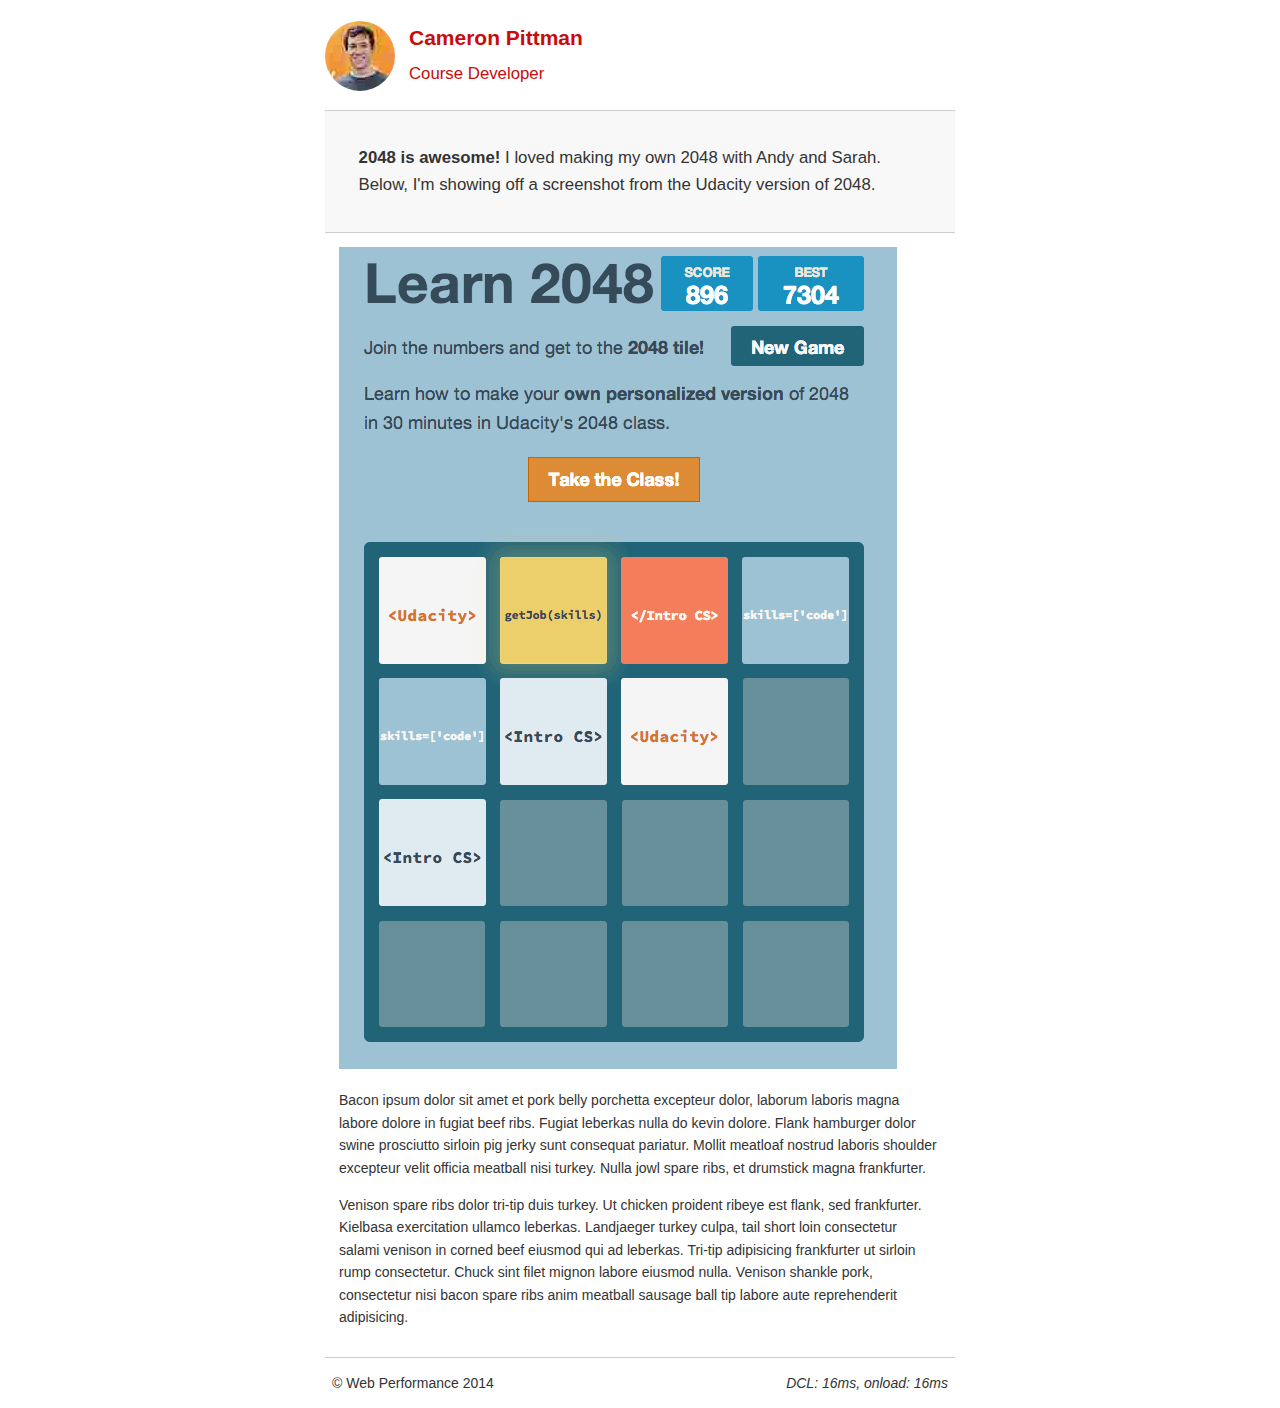
<file: project-2048.html>
<!DOCTYPE html>
<html lang="en">
  <head>
    <meta charset="utf-8">
    <meta name="viewport" content="width=device-width, initial-scale=1">
    <meta name="description" content=" FILL ME IN ">
    <meta name="author" content=" FILL ME IN ">
    <title>Cameron Pittman: Portfolio</title>

    <!-- Hmm, what is the impact of web fonts on speed? Measure it... -->
    <!-- <link href="//fonts.googleapis.com/css?family=Open+Sans:400,700" rel="stylesheet"> -->

    <link href="css/style.css" rel="stylesheet">
    <link href="css/print.css" rel="stylesheet">

    <script>
      (function(w,g){w['GoogleAnalyticsObject']=g;
      w[g]=w[g]||function(){(w[g].q=w[g].q||[]).push(arguments)};w[g].l=1*new Date();})(window,'ga');

      // Optional TODO: replace with your Google Analytics profile ID.
      ga('create', 'UA-XXXX-Y');
      ga('send', 'pageview');
    </script>
    <script src="//www.google-analytics.com/analytics.js"></script>
    <script src="js/perfmatters.js"></script>
  </head>

  <body>
    <header>
      <a href="/"><img src="img/profilepic.jpg"></a>
      <p>Cameron Pittman<br><span>Course Developer</span></p>
    </header>

    <div class="container">
      <div class="hero">
        <strong>2048 is awesome!</strong> I loved making my own 2048 with Andy and Sarah. Below, I'm showing off a screenshot from the Udacity version of 2048.
      </div>

      <div class="content">

        <img class="img-responsive" src="img/2048.png">

        <p>Bacon ipsum dolor sit amet et pork belly porchetta excepteur dolor, laborum laboris magna labore dolore in fugiat beef ribs. Fugiat leberkas nulla do kevin dolore. Flank hamburger dolor swine prosciutto sirloin pig jerky sunt consequat pariatur. Mollit meatloaf nostrud laboris shoulder excepteur velit officia meatball nisi turkey. Nulla jowl spare ribs, et drumstick magna frankfurter.</p>

        <p>Venison spare ribs dolor tri-tip duis turkey. Ut chicken proident ribeye est flank, sed frankfurter. Kielbasa exercitation ullamco leberkas. Landjaeger turkey culpa, tail short loin consectetur salami venison in corned beef eiusmod qui ad leberkas. Tri-tip adipisicing frankfurter ut sirloin rump consectetur. Chuck sint filet mignon labore eiusmod nulla. Venison shankle pork, consectetur nisi bacon spare ribs anim meatball sausage ball tip labore aute reprehenderit adipisicing.</p>

    </div>

    <footer>
      <p>&copy; Web Performance 2014 <span id="crp-stats"></span></p>
    </footer>
  </body>
</html>
</file>
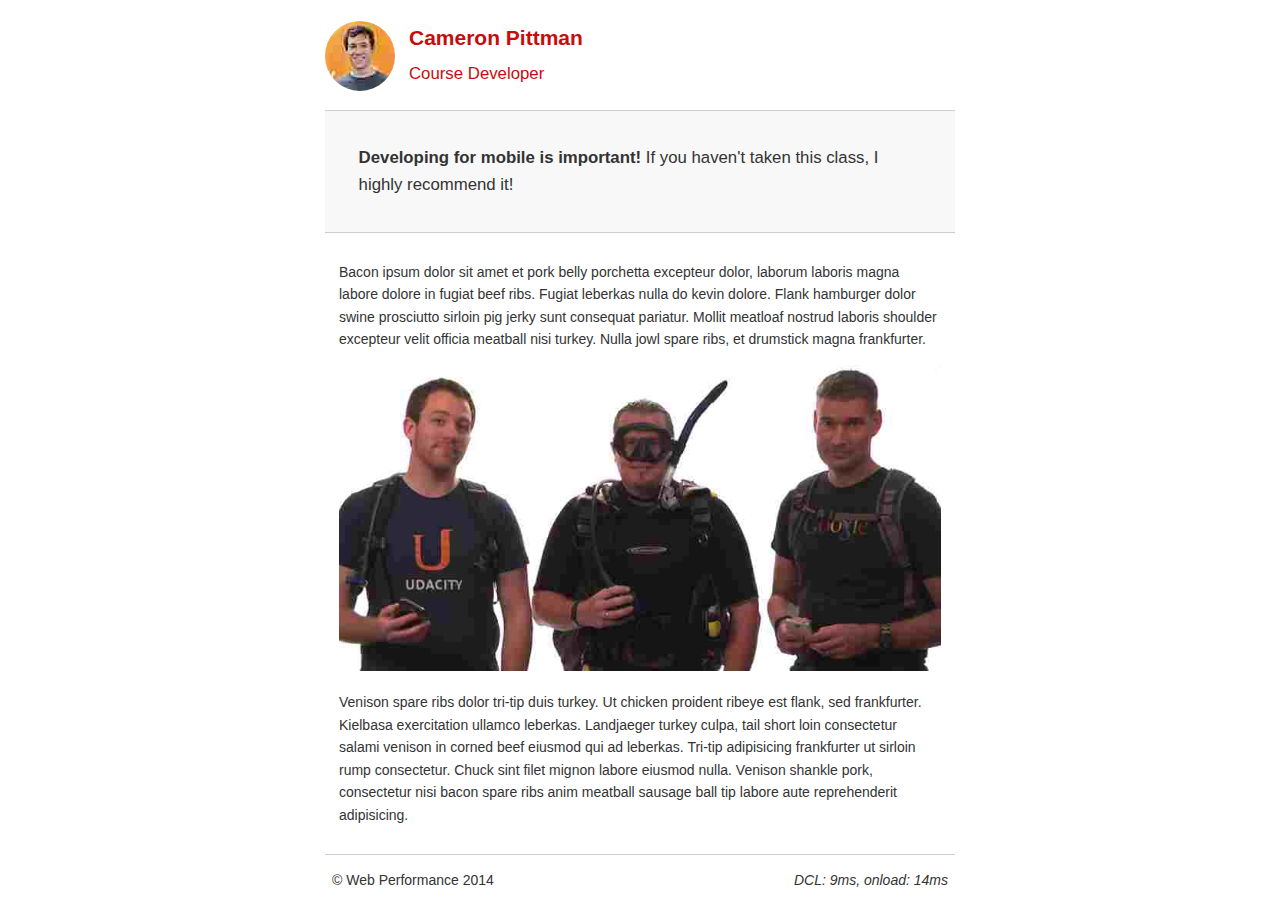
<file: project-mobile.html>
<!DOCTYPE html>
<html lang="en">
  <head>
    <meta charset="utf-8">
    <meta name="viewport" content="width=device-width, initial-scale=1">
    <meta name="description" content=" FILL ME IN ">
    <meta name="author" content=" FILL ME IN ">
    <title>Cameron Pitman: Portfolio</title>

    <!-- Hmm, what is the impact of web fonts on speed? Measure it... -->
    <!-- <link href="//fonts.googleapis.com/css?family=Open+Sans:400,700" rel="stylesheet"> -->

    <link href="css/style.css" rel="stylesheet">
    <link href="css/print.css" rel="stylesheet">

    <script>
      (function(w,g){w['GoogleAnalyticsObject']=g;
      w[g]=w[g]||function(){(w[g].q=w[g].q||[]).push(arguments)};w[g].l=1*new Date();})(window,'ga');

      // Optional TODO: replace with your Google Analytics profile ID.
      ga('create', 'UA-XXXX-Y');
      ga('send', 'pageview');
    </script>
    <script src="http://www.google-analytics.com/analytics.js"></script>
    <script async src="js/perfmatters.js"></script>
  </head>

  <body>
    <header>
      <a href="/"><img src="img/profilepic.jpg"></a>
      <p>Cameron Pittman<br><span>Course Developer</span></p>
    </header>

    <div class="container">
      <div class="hero">
        <strong>Developing for mobile is important!</strong> If you haven't taken this class, I highly recommend it!
      </div>

      <div class="content">

        <p>Bacon ipsum dolor sit amet et pork belly porchetta excepteur dolor, laborum laboris magna labore dolore in fugiat beef ribs. Fugiat leberkas nulla do kevin dolore. Flank hamburger dolor swine prosciutto sirloin pig jerky sunt consequat pariatur. Mollit meatloaf nostrud laboris shoulder excepteur velit officia meatball nisi turkey. Nulla jowl spare ribs, et drumstick magna frankfurter.</p>

        <img src="img/mobilewebdev.jpg">

        <p>Venison spare ribs dolor tri-tip duis turkey. Ut chicken proident ribeye est flank, sed frankfurter. Kielbasa exercitation ullamco leberkas. Landjaeger turkey culpa, tail short loin consectetur salami venison in corned beef eiusmod qui ad leberkas. Tri-tip adipisicing frankfurter ut sirloin rump consectetur. Chuck sint filet mignon labore eiusmod nulla. Venison shankle pork, consectetur nisi bacon spare ribs anim meatball sausage ball tip labore aute reprehenderit adipisicing.</p>

    </div>

    <footer>
      <p>&copy; Web Performance 2014 <span id="crp-stats"></span></p>
    </footer>
  </body>
</html>
</file>
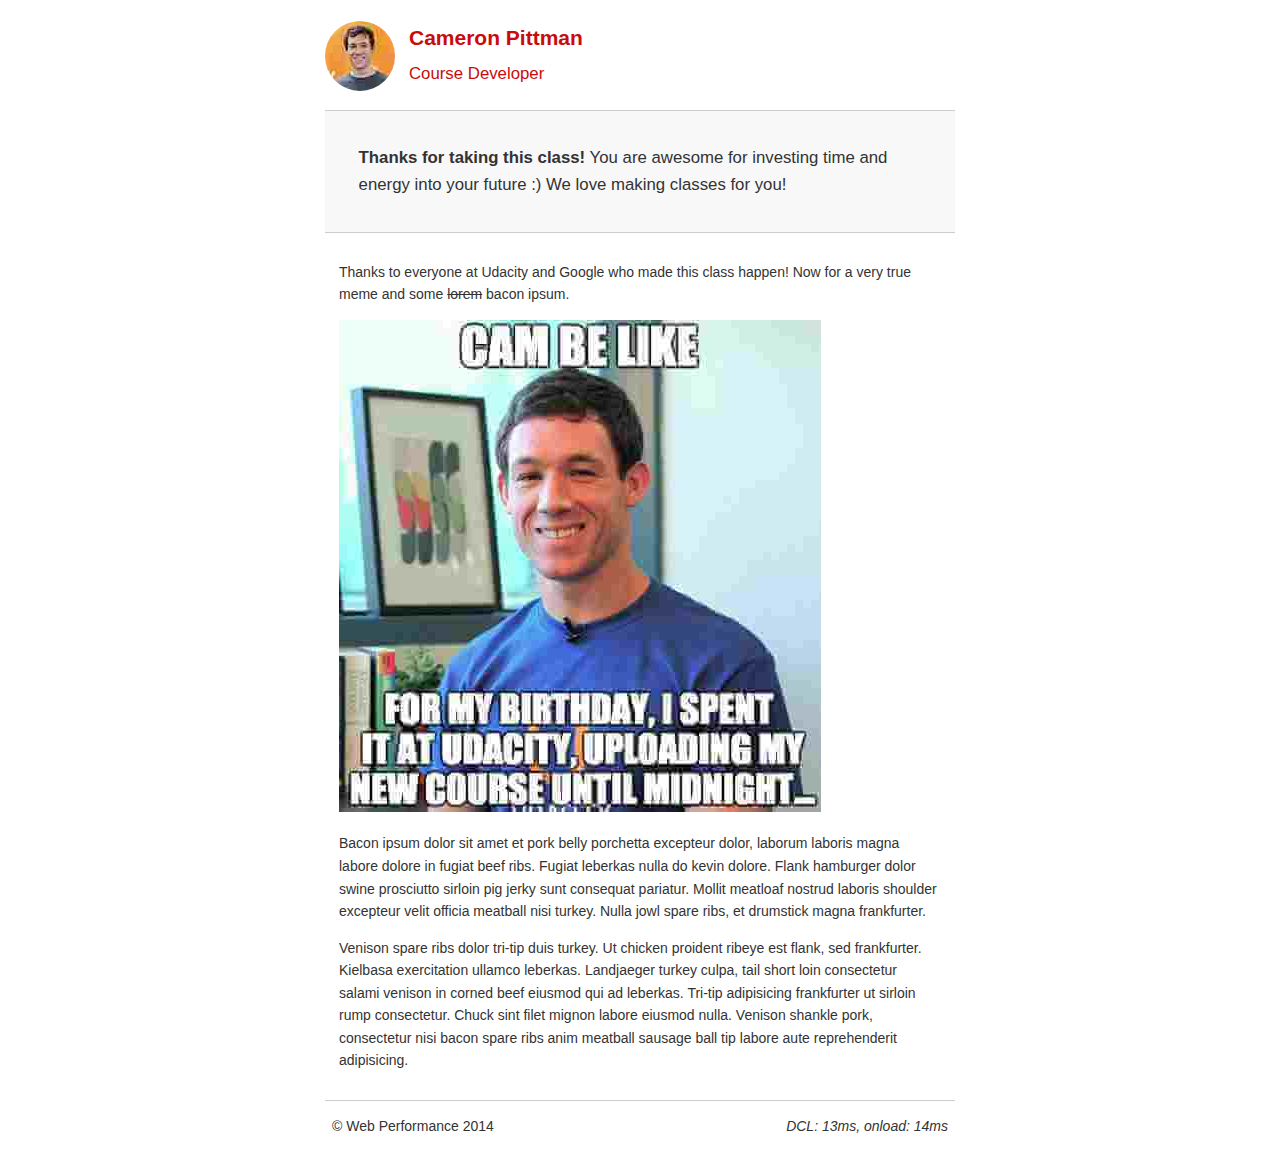
<file: project-webperf.html>
<!DOCTYPE html>
<html lang="en">
  <head>
    <meta charset="utf-8">
    <meta name="viewport" content="width=device-width, initial-scale=1">
    <meta name="description" content=" FILL ME IN ">
    <meta name="author" content=" FILL ME IN ">
    <title>Cameron Pittman: Portfolio</title>

    <!-- Hmm, what is the impact of web fonts on speed? Measure it... -->
    <!-- <link href="//fonts.googleapis.com/css?family=Open+Sans:400,700" rel="stylesheet"> -->

    <link href="css/style.css" rel="stylesheet">
    <link href="css/print.css" rel="stylesheet">

    <script>
      (function(w,g){w['GoogleAnalyticsObject']=g;
      w[g]=w[g]||function(){(w[g].q=w[g].q||[]).push(arguments)};w[g].l=1*new Date();})(window,'ga');

      // Optional TODO: replace with your Google Analytics profile ID.
      ga('create', 'UA-XXXX-Y');
      ga('send', 'pageview');
    </script>
    <script src="http://www.google-analytics.com/analytics.js"></script>
    <script async src="js/perfmatters.js"></script>
  </head>

  <body>
    <header>
      <a href="/"><img src="img/profilepic.jpg"></a>
      <p>Cameron Pittman<br><span>Course Developer</span></p>
    </header>

    <div class="container">
      <div class="hero">
        <strong>Thanks for taking this class!</strong> You are awesome for investing time and energy into your future :) We love making classes for you!
      </div>

      <div class="content">

        <p>Thanks to everyone at Udacity and Google who made this class happen! Now for a very true meme and some <strike>lorem</strike> bacon ipsum.</p>

        <img src="img/cam_be_like.jpg">

        <p>Bacon ipsum dolor sit amet et pork belly porchetta excepteur dolor, laborum laboris magna labore dolore in fugiat beef ribs. Fugiat leberkas nulla do kevin dolore. Flank hamburger dolor swine prosciutto sirloin pig jerky sunt consequat pariatur. Mollit meatloaf nostrud laboris shoulder excepteur velit officia meatball nisi turkey. Nulla jowl spare ribs, et drumstick magna frankfurter.</p>

        <p>Venison spare ribs dolor tri-tip duis turkey. Ut chicken proident ribeye est flank, sed frankfurter. Kielbasa exercitation ullamco leberkas. Landjaeger turkey culpa, tail short loin consectetur salami venison in corned beef eiusmod qui ad leberkas. Tri-tip adipisicing frankfurter ut sirloin rump consectetur. Chuck sint filet mignon labore eiusmod nulla. Venison shankle pork, consectetur nisi bacon spare ribs anim meatball sausage ball tip labore aute reprehenderit adipisicing.</p>

    </div>

    <footer>
      <p>&copy; Web Performance 2014 <span id="crp-stats"></span></p>
    </footer>
  </body>
</html>
</file>
<file: css/style.css>
html{ font-size:100%;  overflow-y:scroll;  -webkit-tap-highlight-color:rgba(0,0,0,0);  -ms-text-size-adjust:100%;  -webkit-text-size-adjust:none}
body{margin:0; font-size:14px; line-height:1.61; font-weight:400}
body, button, input, select, textarea{font-family:'Open Sans',sans-serif; color:#333}

a{color:#12C}
a:visited{color:#61C}
a:focus{outline:thin dotted}
a:hover, a:active{color:#c00; outline:0}

b, strong{font-weight:bold}
pre, code{font-family:monospace,monospace; font-size:1em}
ul, ol{margin:1em 0; padding:0 0 0 20px}
img{border:0; max-width:100%}

body{background:#fff}
header, footer, .container{max-width:45em; margin:0 auto}

header{padding:0 0.5em; color:#C90B0B}
header img{border-radius:40px; float:left}
header p{font-size:1.5em; font-weight:bold; padding-left:4em}
header p span{font-size:0.8em; font-weight:normal}

.hero{padding:2em; background-color:#f8f8f8; font-size:1.2em;  border-bottom:1px solid #ccc;  border-top:1px solid #ccc}

.content{padding:1em 1em}
.content li{list-style-type:none; font-size:1.1em}
li img{float:left; padding-right:1em}
li p{font-size:0.9em; font-style:italic}

footer{ padding:0 0.5em;  border-top:1px solid #ccc}
footer span{float:right; font-style:italic}

@media only screen and (max-width:480px){ body{font-size:12px}
 header p{padding-left:4.5em}
}
</file>
<file: css/print.css>
@media print {
  * { background: transparent !important; color: black !important; text-shadow: none !important; filter:none !important; -ms-filter: none !important; }
  a, a:visited { color: #444 !important; text-decoration: underline; }
  a[href]:after { content: " (" attr(href) ")"; }
  tr, img { page-break-inside: avoid; }
  img { max-width: 100% !important; }
  @page { margin: 0.5cm; }
  p, h2, h3 { orphans: 3; widows: 3; }
  h2, h3{ page-break-after: avoid; }
}
</file>
